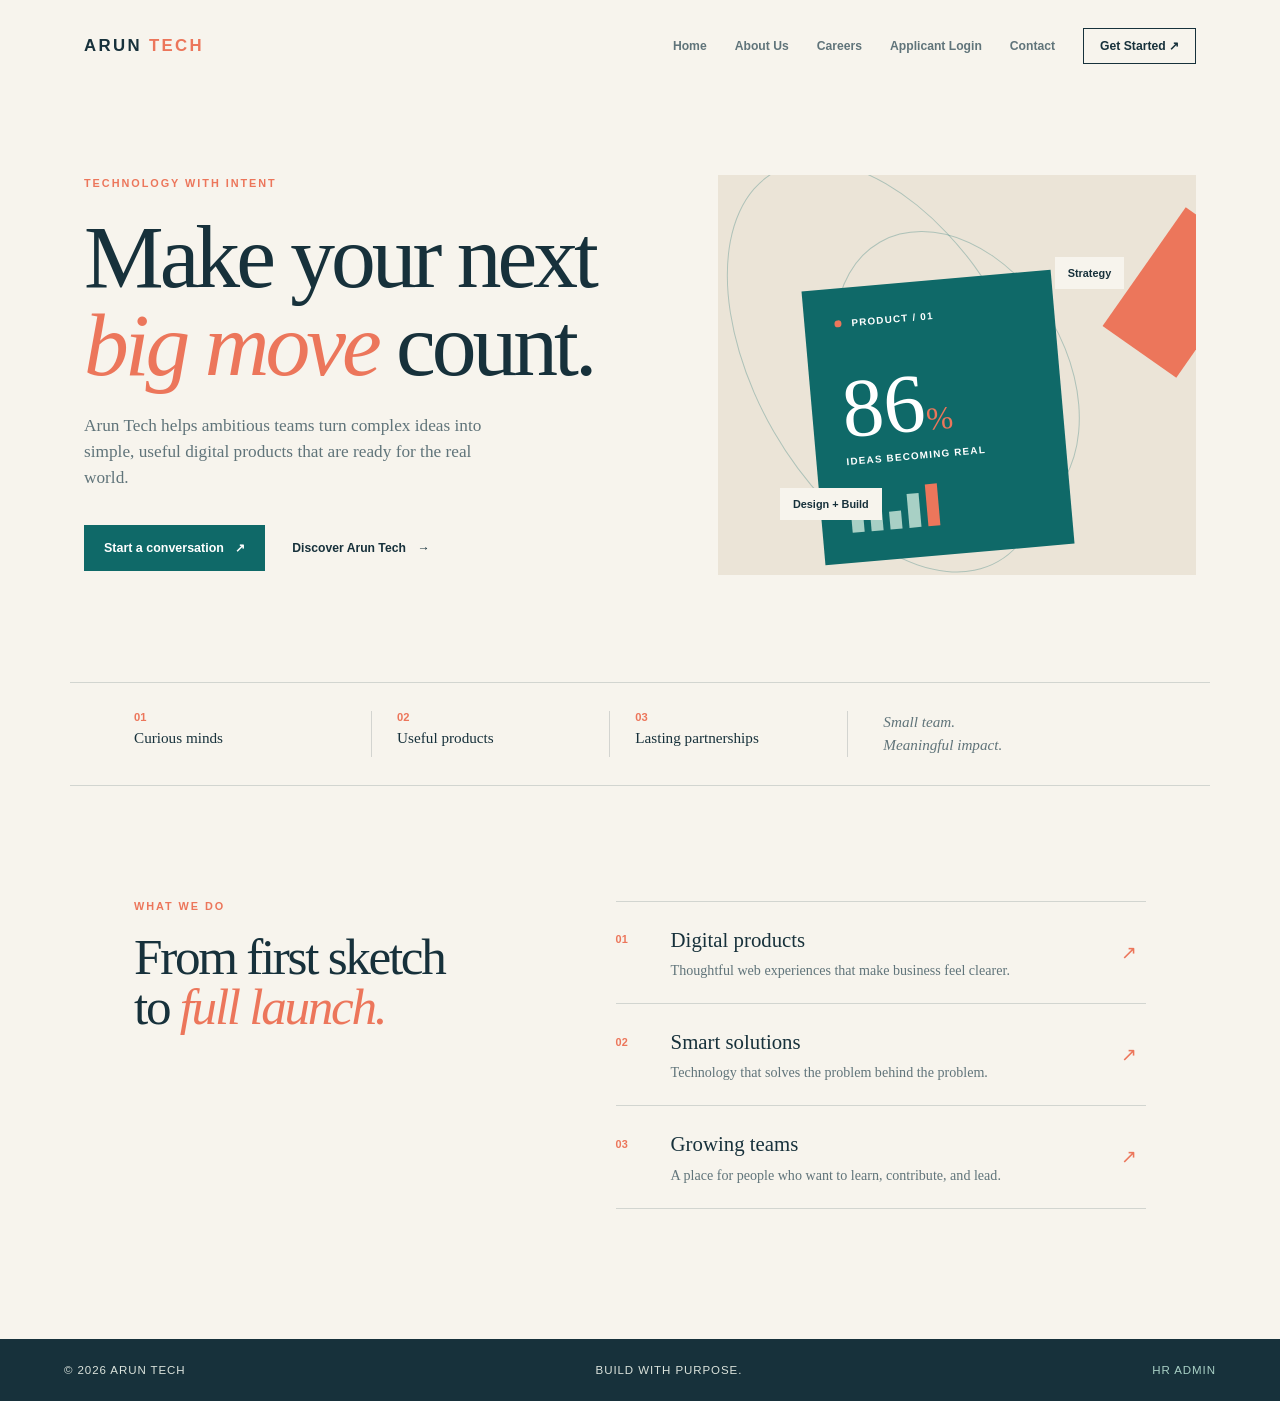
<file: arun/index.html>
<!DOCTYPE html>
<html lang="en">
<head>
    <meta charset="UTF-8">
    <meta name="viewport" content="width=device-width, initial-scale=1.0">
    <meta name="description" content="Arun Tech builds practical digital products for ambitious businesses.">
    <title>Arun Tech | Build What Matters</title>
    <link rel="stylesheet" href="css/style.css">
</head>
<body>

<header class="site-header">
    <a class="logo" href="index.html" aria-label="Arun Tech home">ARUN <span>TECH</span></a>
    <nav>
        <a href="index.html">Home</a>
        <a href="css/about.html">About Us</a>
        <a href="css/careers.html">Careers</a>
        <a href="css/applicant-login.html">Applicant Login</a>
        <a href="css/contact.html">Contact</a>
        <a href="css/register.html" class="nav-cta">Get Started <span aria-hidden="true">↗</span></a>
    </nav>
</header>

<main>
    <section class="hero">
        <div class="hero-copy">
            <p class="eyebrow">Technology with intent</p>
            <h1>Make your next<br><em>big move</em> count.</h1>
            <p class="hero-text">Arun Tech helps ambitious teams turn complex ideas into simple, useful digital products that are ready for the real world.</p>
            <div class="hero-actions">
                <a href="css/register.html" class="btn">Start a conversation <span aria-hidden="true">↗</span></a>
                <a href="css/about.html" class="text-link">Discover Arun Tech <span aria-hidden="true">→</span></a>
            </div>
        </div>
        <div class="hero-visual" aria-label="Abstract Arun Tech product dashboard illustration">
            <div class="orbit orbit-one"></div><div class="orbit orbit-two"></div>
            <div class="visual-card"><div class="visual-topline"><span class="status-dot"></span> PRODUCT / 01</div><div class="visual-number">86<span>%</span></div><div class="visual-label">Ideas becoming real</div><div class="visual-bars"><i></i><i></i><i></i><i></i><i></i></div></div>
            <span class="visual-tag tag-top">Strategy</span><span class="visual-tag tag-bottom">Design + Build</span>
        </div>
    </section>

    <section class="stats" aria-label="Arun Tech highlights">
        <div><strong>01</strong><span>Curious minds</span></div><div><strong>02</strong><span>Useful products</span></div><div><strong>03</strong><span>Lasting partnerships</span></div><p>Small team.<br>Meaningful impact.</p>
    </section>

    <section class="services">
        <div class="section-heading"><p class="eyebrow">What we do</p><h2>From first sketch<br>to <em>full launch.</em></h2></div>
        <div class="service-list">
            <article><span>01</span><h3>Digital products</h3><p>Thoughtful web experiences that make business feel clearer.</p><b aria-hidden="true">↗</b></article>
            <article><span>02</span><h3>Smart solutions</h3><p>Technology that solves the problem behind the problem.</p><b aria-hidden="true">↗</b></article>
            <article><span>03</span><h3>Growing teams</h3><p>A place for people who want to learn, contribute, and lead.</p><b aria-hidden="true">↗</b></article>
        </div>
    </section>
</main>

<footer>
    <p>© 2026 Arun Tech</p><p>Build with purpose.</p><a href="css/hr-login.html">HR admin</a>
</footer>

</body>
</html>
</file>
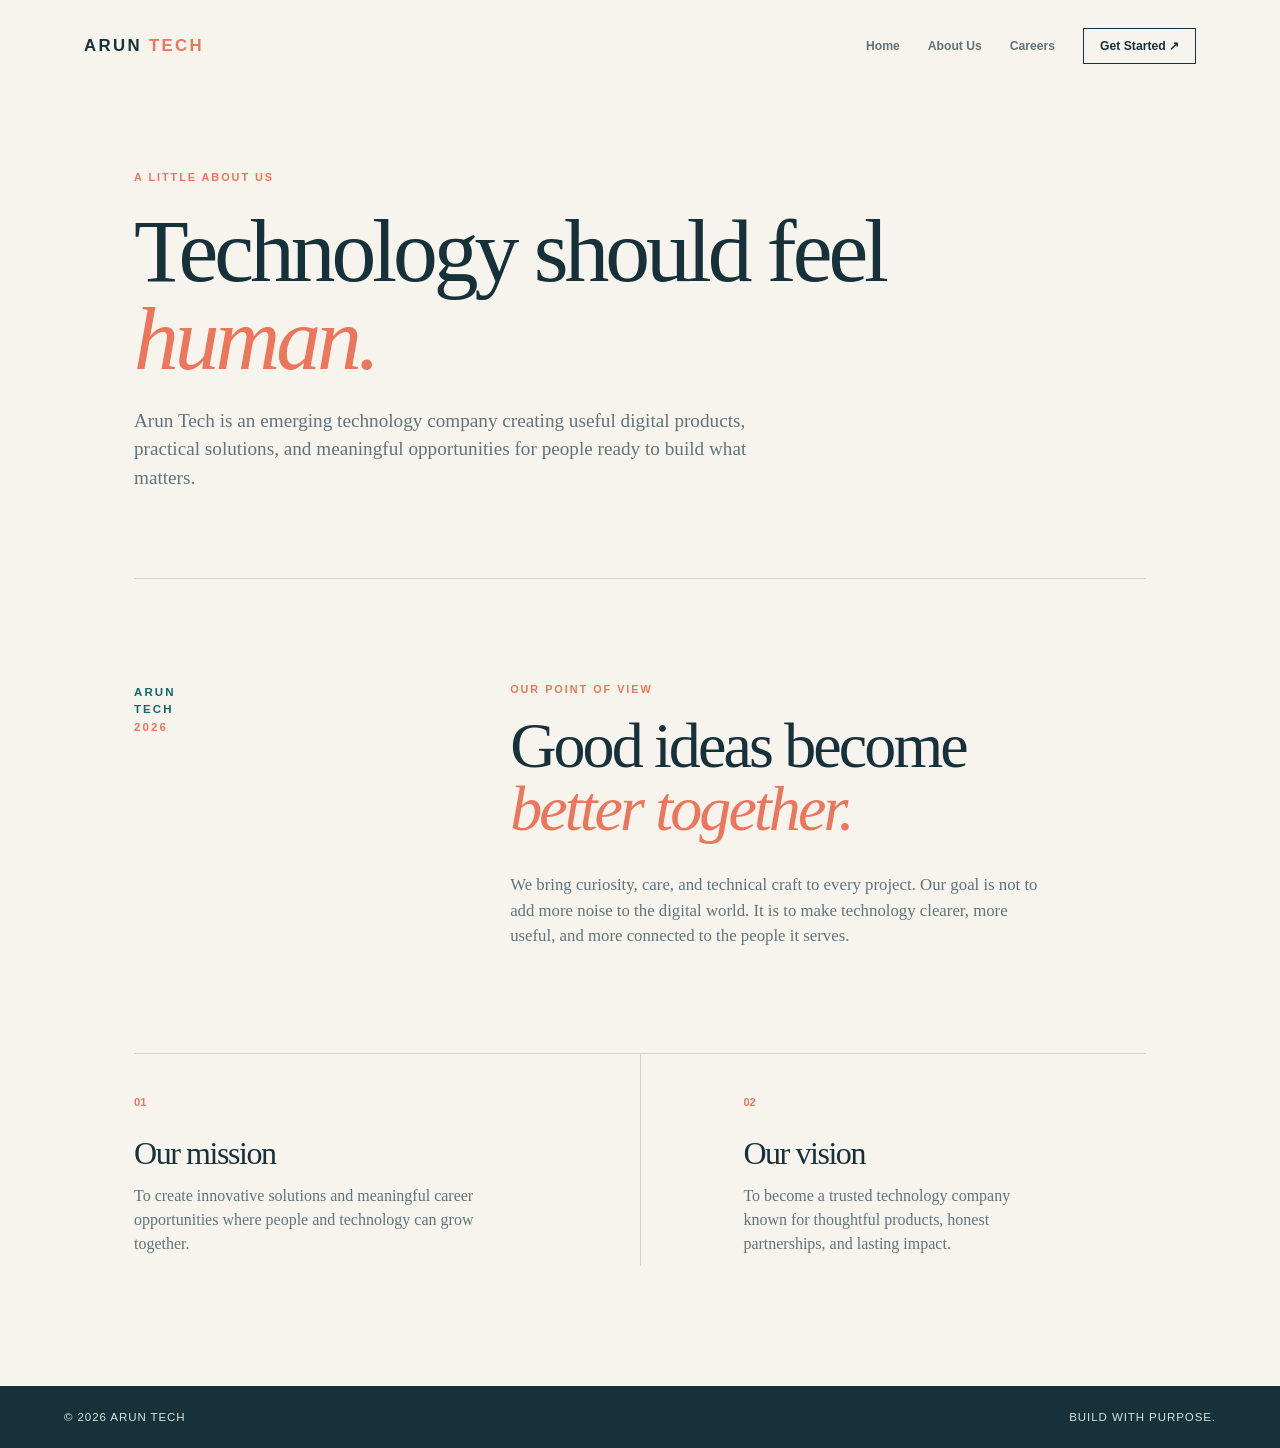
<file: arun/css/about.html>
<!DOCTYPE html>
<html lang="en">
<head>
    <meta charset="UTF-8">
    <meta name="viewport" content="width=device-width, initial-scale=1.0">
    <meta name="description" content="Learn about Arun Tech, our mission, and our vision for useful technology.">
    <title>About Arun Tech | Our Story</title>
    <link rel="stylesheet" href="style.css">
</head>
<body>

<header class="site-header">
    <a class="logo" href="../index.html" aria-label="Arun Tech home">ARUN <span>TECH</span></a>
    <nav aria-label="Main navigation">
        <a href="../index.html">Home</a>
        <a href="about.html">About Us</a>
        <a href="careers.html">Careers</a>
        <a href="register.html" class="nav-cta">Get Started <span aria-hidden="true">↗</span></a>
    </nav>
</header>

<main class="about-page">
    <section class="about-intro">
        <p class="eyebrow">A little about us</p>
        <h1>Technology should feel<br><em>human.</em></h1>
        <p class="about-lead">Arun Tech is an emerging technology company creating useful digital products, practical solutions, and meaningful opportunities for people ready to build what matters.</p>
    </section>

    <section class="about-grid">
        <div class="about-marker">ARUN<br>TECH<br><span>2026</span></div>
        <div class="about-copy">
            <p class="eyebrow">Our point of view</p>
            <h2>Good ideas become<br><em>better together.</em></h2>
            <p>We bring curiosity, care, and technical craft to every project. Our goal is not to add more noise to the digital world. It is to make technology clearer, more useful, and more connected to the people it serves.</p>
        </div>
    </section>

    <section class="principles">
        <article><span>01</span><h2>Our mission</h2><p>To create innovative solutions and meaningful career opportunities where people and technology can grow together.</p></article>
        <article><span>02</span><h2>Our vision</h2><p>To become a trusted technology company known for thoughtful products, honest partnerships, and lasting impact.</p></article>
    </section>
</main>

<footer>
    <p>© 2026 Arun Tech</p>
    <p>Build with purpose.</p>
</footer>
</body>
</html>
</file>
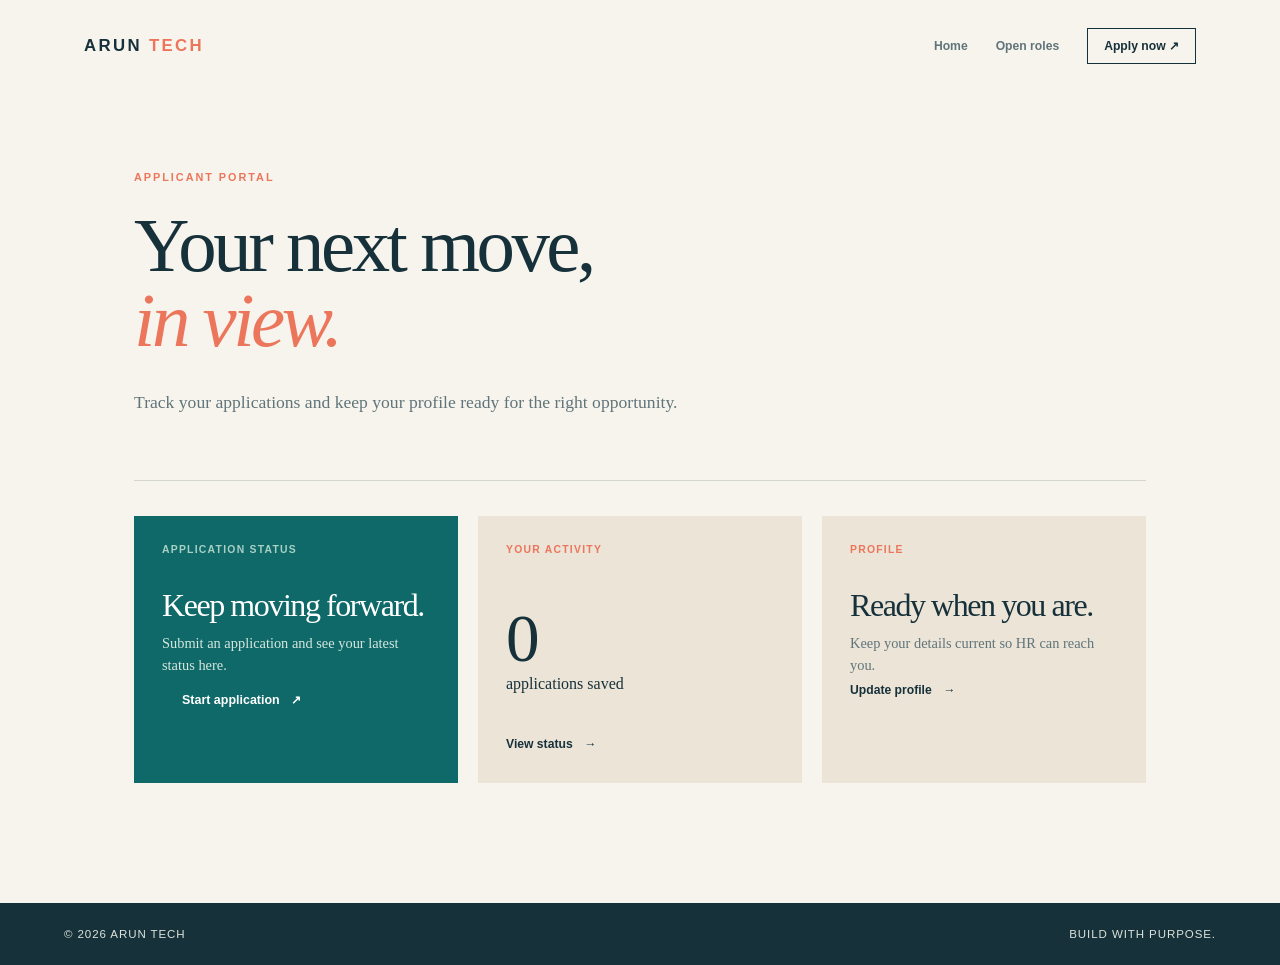
<file: arun/css/applicant-dashboard.html>
<!DOCTYPE html>
<html lang="en">
<head>
    <meta charset="UTF-8">
    <meta name="viewport" content="width=device-width, initial-scale=1.0">
    <meta name="description" content="Applicant dashboard for Arun Tech careers.">
    <title>Applicant Dashboard | Arun Tech</title>
    <link rel="stylesheet" href="style.css">
</head>
<body>
    <header class="site-header">
        <a class="logo" href="../index.html" aria-label="Arun Tech home">ARUN <span>TECH</span></a>
        <nav aria-label="Applicant navigation">
            <a href="../index.html">Home</a>
            <a href="careers.html">Open roles</a>
            <a class="nav-cta" href="job-application.html">Apply now <span aria-hidden="true">↗</span></a>
        </nav>
    </header>

    <main class="dashboard-page" aria-labelledby="dashboard-title">
        <section class="dashboard-heading">
            <p class="eyebrow">Applicant portal</p>
            <h1 id="dashboard-title">Your next move,<br><em>in view.</em></h1>
            <p>Track your applications and keep your profile ready for the right opportunity.</p>
        </section>

        <section class="dashboard-grid" aria-label="Applicant dashboard overview">
            <article class="dashboard-card dashboard-primary">
                <span class="card-kicker">Application status</span>
                <h2>Keep moving forward.</h2>
                <p>Submit an application and see your latest status here.</p>
                <a class="btn" href="job-application.html">Start application <span aria-hidden="true">↗</span></a>
            </article>
            <article class="dashboard-card">
                <span class="card-kicker">Your activity</span>
                <div class="metric"><strong data-count="applications">0</strong><span>applications saved</span></div>
                <a class="text-link" href="application-status.html">View status <span aria-hidden="true">→</span></a>
            </article>
            <article class="dashboard-card">
                <span class="card-kicker">Profile</span>
                <h2>Ready when you are.</h2>
                <p>Keep your details current so HR can reach you.</p>
                <a class="text-link" href="register.html">Update profile <span aria-hidden="true">→</span></a>
            </article>
        </section>
    </main>

    <footer><p>© 2026 Arun Tech</p><p>Build with purpose.</p></footer>
    <script src="app.js"></script>
</body>
</html>
</file>
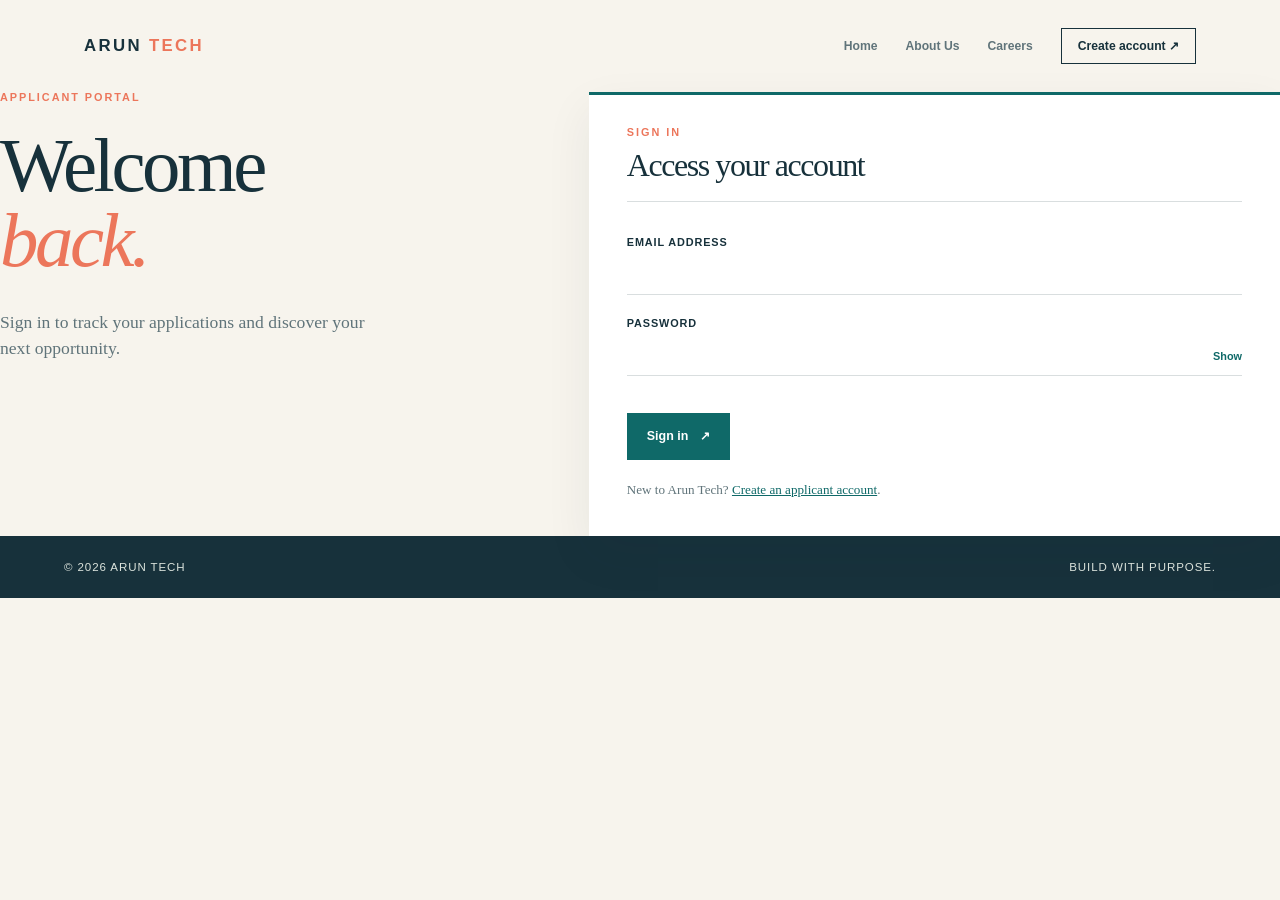
<file: arun/css/applicant-login.html>
<!DOCTYPE html>
<html lang="en">
<head>
    <meta charset="UTF-8">
    <meta name="viewport" content="width=device-width, initial-scale=1.0">
    <meta name="description" content="Sign in to your Arun Tech applicant account.">
    <title>Applicant Login | Arun Tech</title>
    <link rel="stylesheet" href="style.css">
</head>
<body>
    <header class="site-header">
        <a class="logo" href="../index.html" aria-label="Arun Tech home">ARUN <span>TECH</span></a>
        <nav aria-label="Applicant navigation">
            <a href="../index.html">Home</a>
            <a href="about.html">About Us</a>
            <a href="careers.html">Careers</a>
            <a class="nav-cta" href="register.html">Create account <span aria-hidden="true">↗</span></a>
        </nav>
    </header>

    <main class="form-page" aria-labelledby="applicant-login-title">
        <section class="form-intro">
            <p class="eyebrow">Applicant portal</p>
            <h1 id="applicant-login-title">Welcome<br><em>back.</em></h1>
            <p>Sign in to track your applications and discover your next opportunity.</p>
        </section>

        <section class="form-panel" aria-labelledby="applicant-login-form-title">
            <p class="eyebrow">Sign in</p>
            <h2 id="applicant-login-form-title">Access your account</h2>
            <form class="account-form" data-form="applicantLogin">
                <div class="form-field">
                    <label for="email">Email address</label>
                    <input id="email" name="email" type="email" autocomplete="email" required>
                </div>
                <div class="form-field">
                    <label for="password">Password</label>
                    <div class="password-control">
                        <input id="password" name="password" type="password" autocomplete="current-password" required>
                        <button class="password-toggle" type="button" data-toggle-password="password" aria-label="Show password">Show</button>
                    </div>
                </div>
                <button class="btn" type="submit">Sign in <span aria-hidden="true">↗</span></button>
                <p class="form-note">New to Arun Tech? <a href="register.html">Create an applicant account</a>.</p>
            </form>
        </section>
    </main>

    <footer>
        <p>© 2026 Arun Tech</p>
        <p>Build with purpose.</p>
    </footer>

    <script src="app.js"></script>
</body>
</html>
</file>
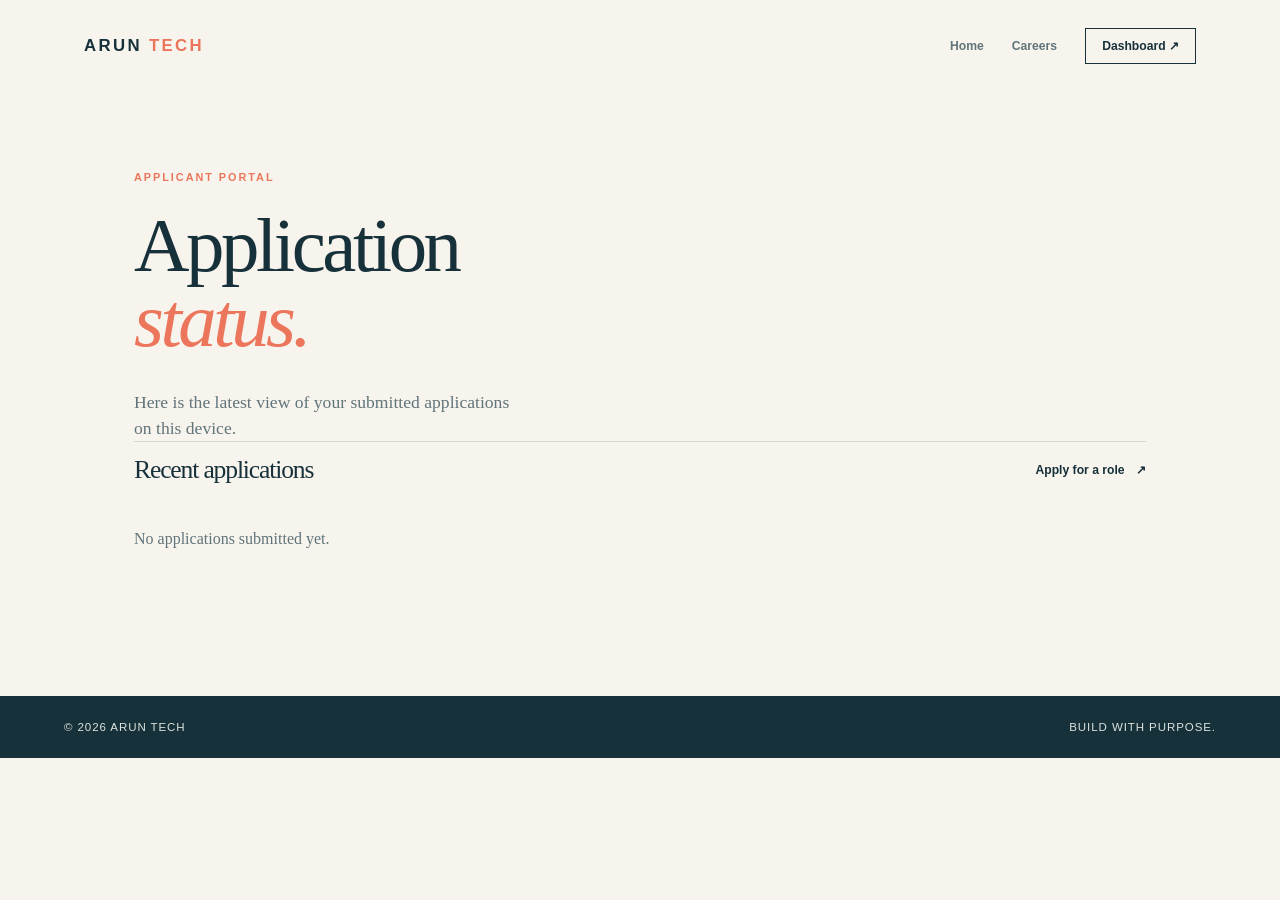
<file: arun/css/application-status.html>
<!DOCTYPE html>
<html lang="en">
<head>
    <meta charset="UTF-8">
    <meta name="viewport" content="width=device-width, initial-scale=1.0">
    <meta name="description" content="Track your Arun Tech job applications.">
    <title>Application Status | Arun Tech</title>
    <link rel="stylesheet" href="style.css">
</head>
<body>
    <header class="site-header">
        <a class="logo" href="../index.html" aria-label="Arun Tech home">ARUN <span>TECH</span></a>
        <nav aria-label="Applicant navigation">
            <a href="../index.html">Home</a>
            <a href="careers.html">Careers</a>
            <a class="nav-cta" href="applicant-dashboard.html">Dashboard <span aria-hidden="true">↗</span></a>
        </nav>
    </header>

    <main class="status-page" aria-labelledby="status-title">
        <section class="status-heading">
            <p class="eyebrow">Applicant portal</p>
            <h1 id="status-title">Application<br><em>status.</em></h1>
            <p>Here is the latest view of your submitted applications on this device.</p>
        </section>

        <section class="status-panel" aria-labelledby="recent-applications-title">
            <div class="panel-heading">
                <h2 id="recent-applications-title">Recent applications</h2>
                <a class="text-link" href="job-application.html">Apply for a role <span aria-hidden="true">↗</span></a>
            </div>
            <div data-application-list></div>
        </section>
    </main>

    <footer><p>© 2026 Arun Tech</p><p>Build with purpose.</p></footer>
    <script src="app.js"></script>
</body>
</html>
</file>
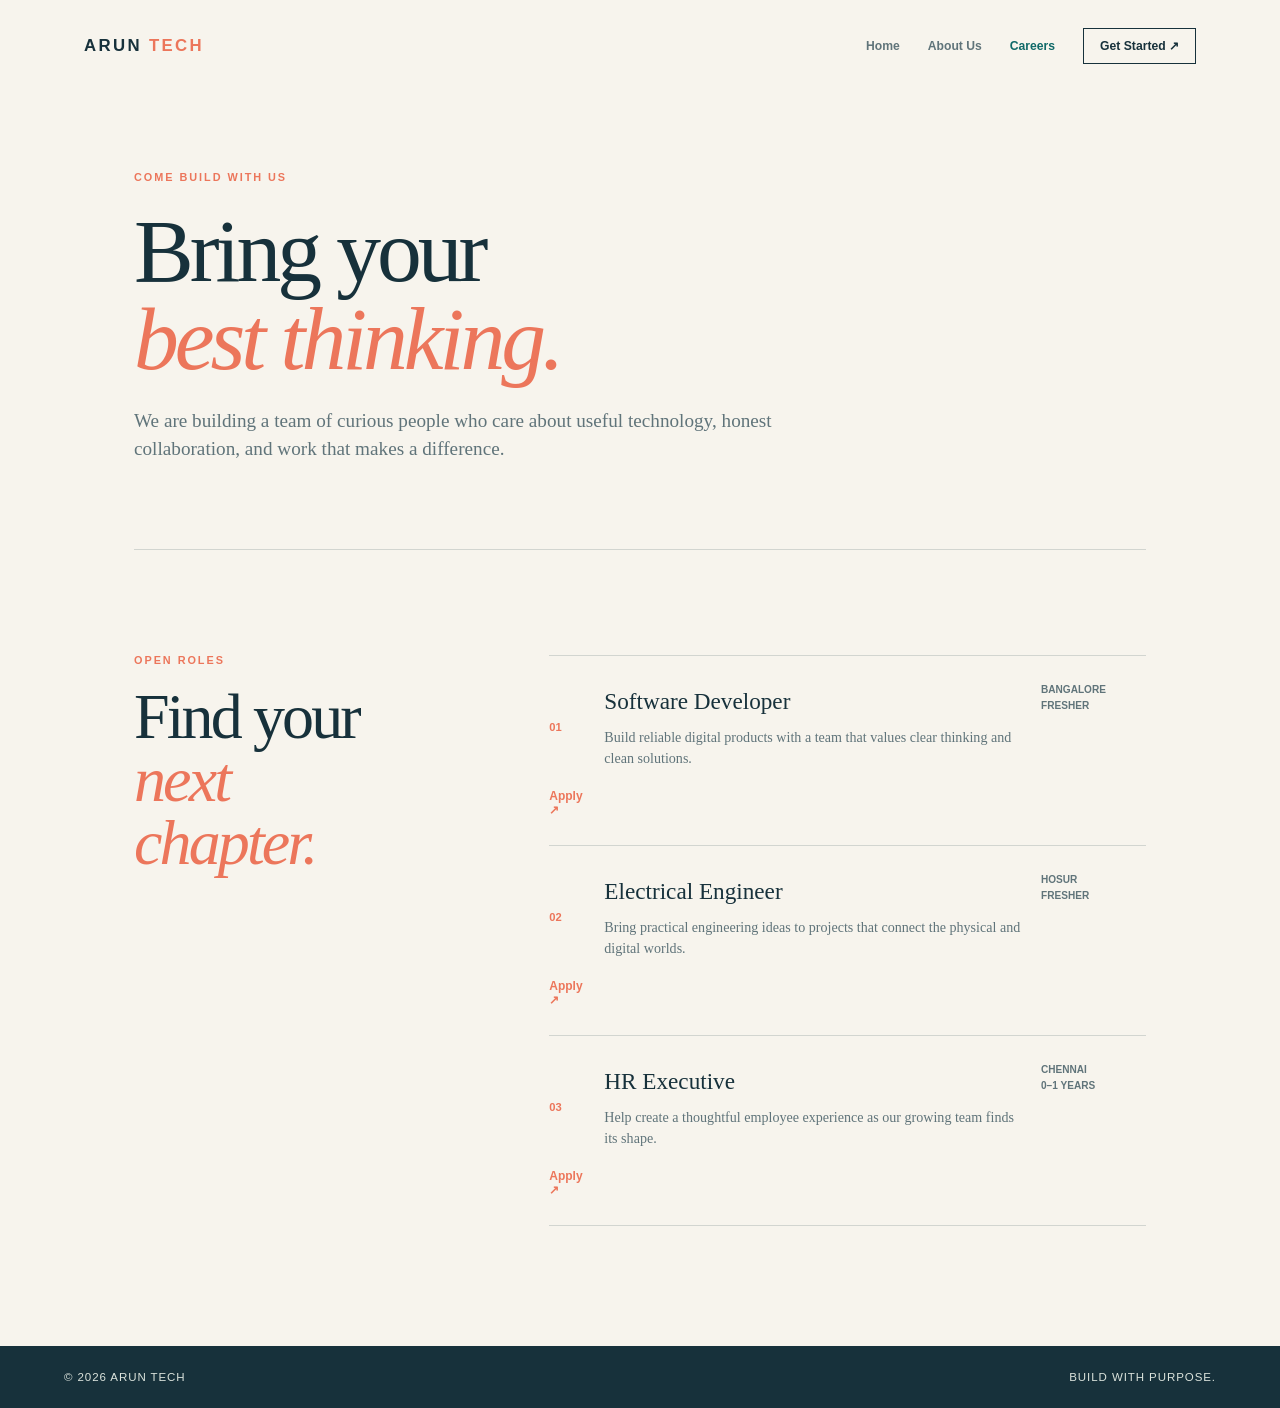
<file: arun/css/careers.html>
<!DOCTYPE html>
<html lang="en">
<head>
    <meta charset="UTF-8">
    <meta name="viewport" content="width=device-width, initial-scale=1.0">
    <meta name="description" content="Explore career opportunities and join the Arun Tech team.">
    <title>Careers | Arun Tech</title>
    <link rel="stylesheet" href="style.css">
</head>
<body>

<header class="site-header">
    <a class="logo" href="../index.html" aria-label="Arun Tech home">ARUN <span>TECH</span></a>
    <nav aria-label="Main navigation">
        <a href="../index.html">Home</a>
        <a href="about.html">About Us</a>
        <a class="active" href="careers.html">Careers</a>
        <a href="register.html" class="nav-cta">Get Started <span aria-hidden="true">↗</span></a>
    </nav>
</header>

<main class="careers-page">
    <section class="careers-intro">
        <p class="eyebrow">Come build with us</p>
        <h1>Bring your<br><em>best thinking.</em></h1>
        <p>We are building a team of curious people who care about useful technology, honest collaboration, and work that makes a difference.</p>
    </section>

    <section class="openings" aria-labelledby="openings-title">
        <div class="openings-heading">
            <p class="eyebrow">Open roles</p>
            <h2 id="openings-title">Find your<br><em>next chapter.</em></h2>
        </div>
        <div class="job-list">
            <article class="job-card">
                <div class="job-number">01</div>
                <div><h3>Software Developer</h3><p>Build reliable digital products with a team that values clear thinking and clean solutions.</p></div>
                <div class="job-meta"><span>Bangalore</span><span>Fresher</span></div>
                <a href="register.html" class="job-link" aria-label="Apply for Software Developer role">Apply <span aria-hidden="true">↗</span></a>
            </article>
            <article class="job-card">
                <div class="job-number">02</div>
                <div><h3>Electrical Engineer</h3><p>Bring practical engineering ideas to projects that connect the physical and digital worlds.</p></div>
                <div class="job-meta"><span>Hosur</span><span>Fresher</span></div>
                <a href="register.html" class="job-link" aria-label="Apply for Electrical Engineer role">Apply <span aria-hidden="true">↗</span></a>
            </article>
            <article class="job-card">
                <div class="job-number">03</div>
                <div><h3>HR Executive</h3><p>Help create a thoughtful employee experience as our growing team finds its shape.</p></div>
                <div class="job-meta"><span>Chennai</span><span>0–1 years</span></div>
                <a href="register.html" class="job-link" aria-label="Apply for HR Executive role">Apply <span aria-hidden="true">↗</span></a>
            </article>
        </div>
    </section>
</main>

<footer>
    <p>© 2026 Arun Tech</p>
    <p>Build with purpose.</p>
</footer>

</body>
</html>
</file>
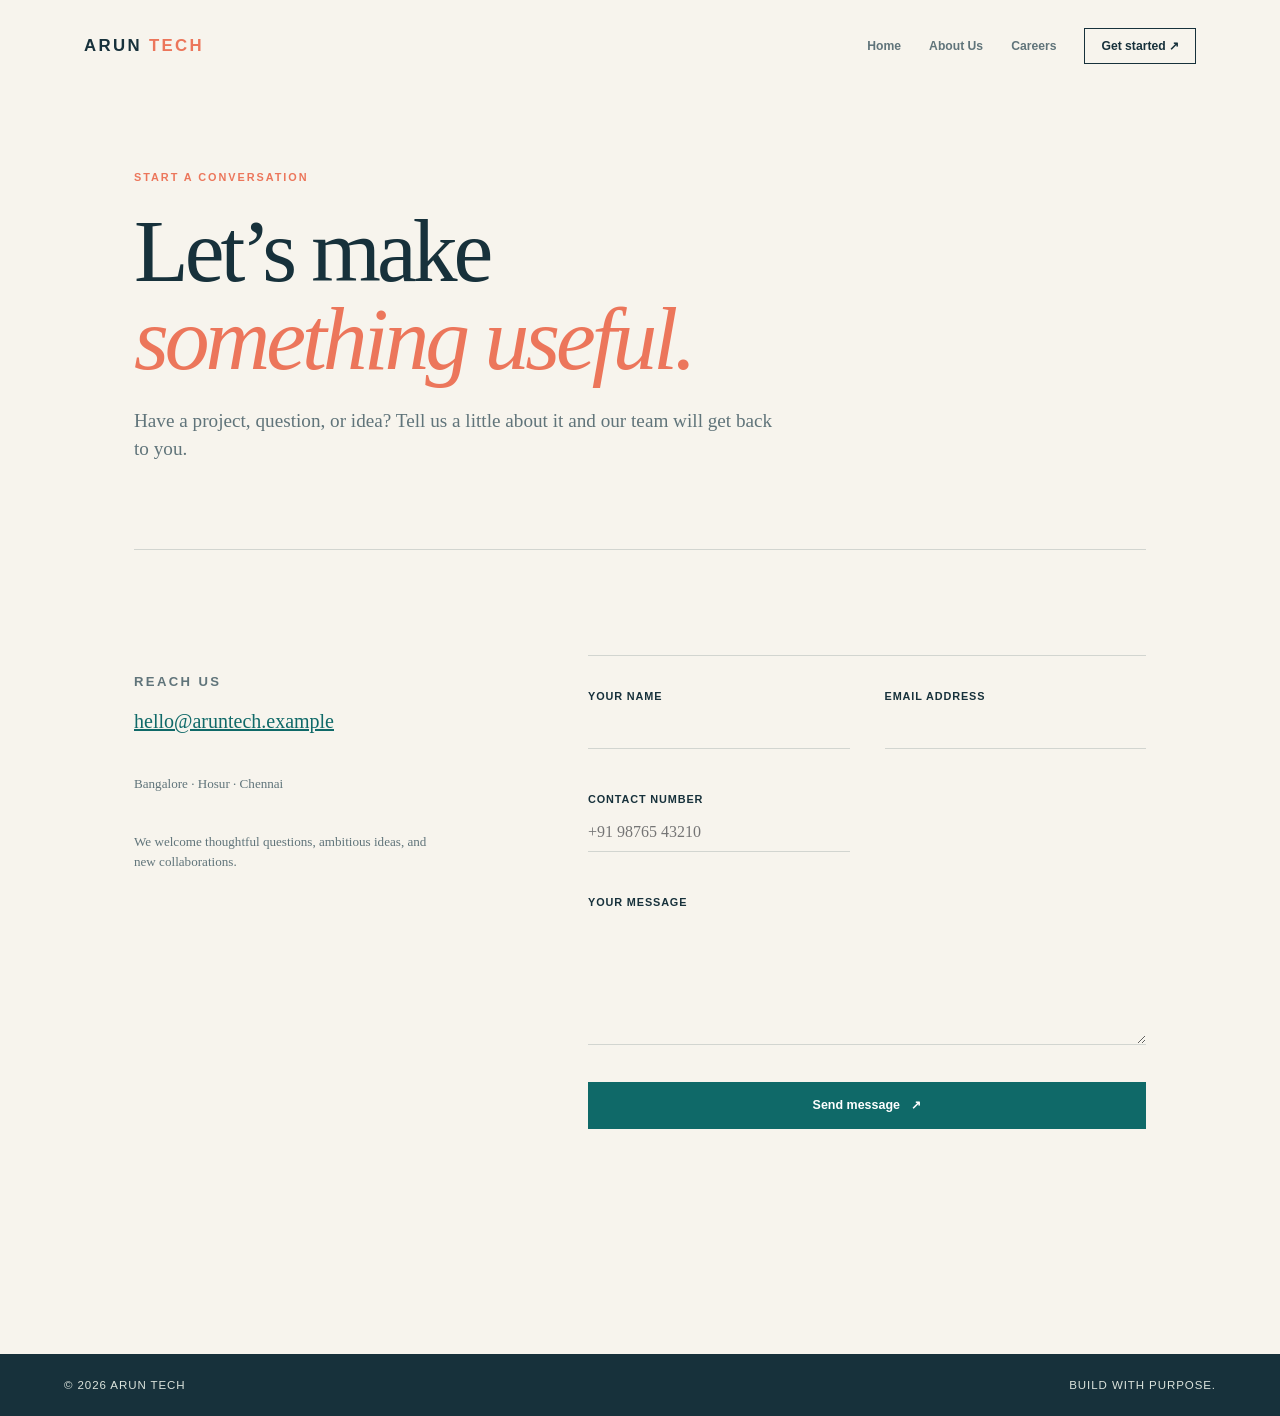
<file: arun/css/contact.html>
<!DOCTYPE html>
<html lang="en">
<head>
	<meta charset="UTF-8">
	<meta name="viewport" content="width=device-width, initial-scale=1.0">
	<meta name="description" content="Contact Arun Tech.">
	<title>Contact Us | Arun Tech</title>
	<link rel="stylesheet" href="style.css">
</head>
<body>
	<header class="site-header">
		<a class="logo" href="../index.html" aria-label="Arun Tech home">ARUN <span>TECH</span></a>
		<nav aria-label="Main navigation">
			<a href="../index.html">Home</a>
			<a href="about.html">About Us</a>
			<a href="careers.html">Careers</a>
			<a class="nav-cta" href="register.html">Get started <span aria-hidden="true">↗</span></a>
		</nav>
	</header>

	<main class="contact-page" aria-labelledby="contact-title">
		<section class="contact-intro">
			<p class="eyebrow">Start a conversation</p>
			<h1 id="contact-title">Let’s make<br><em>something useful.</em></h1>
			<p>Have a project, question, or idea? Tell us a little about it and our team will get back to you.</p>
		</section>

		<section class="contact-grid">
			<div class="contact-details">
				<p class="eyebrow">Reach us</p>
				<a href="mailto:hello@aruntech.example">hello@aruntech.example</a>
				<p>Bangalore · Hosur · Chennai</p>
				<p class="contact-note">We welcome thoughtful questions, ambitious ideas, and new collaborations.</p>
			</div>

			<form class="contact-form" data-form="contact">
				<div class="form-field">
					<label for="name">Your name</label>
					<input id="name" name="name" type="text" autocomplete="name" required>
				</div>
				<div class="form-field">
					<label for="email">Email address</label>
					<input id="email" name="email" type="email" autocomplete="email" required>
				</div>
				<div class="form-field">
					<label for="contact-phone">Contact number</label>
					<input id="contact-phone" name="phone" type="tel" autocomplete="tel" inputmode="tel" pattern="[0-9+() .-]{7,}" placeholder="+91 98765 43210" required>
				</div>
				<div class="form-field full-field">
					<label for="message">Your message</label>
					<textarea id="message" name="message" rows="6" required></textarea>
				</div>
				<button class="btn" type="submit">Send message <span aria-hidden="true">↗</span></button>
			</form>
		</section>
	</main>

	<footer><p>© 2026 Arun Tech</p><p>Build with purpose.</p></footer>
	<script src="app.js"></script>
</body>
</html>
</file>
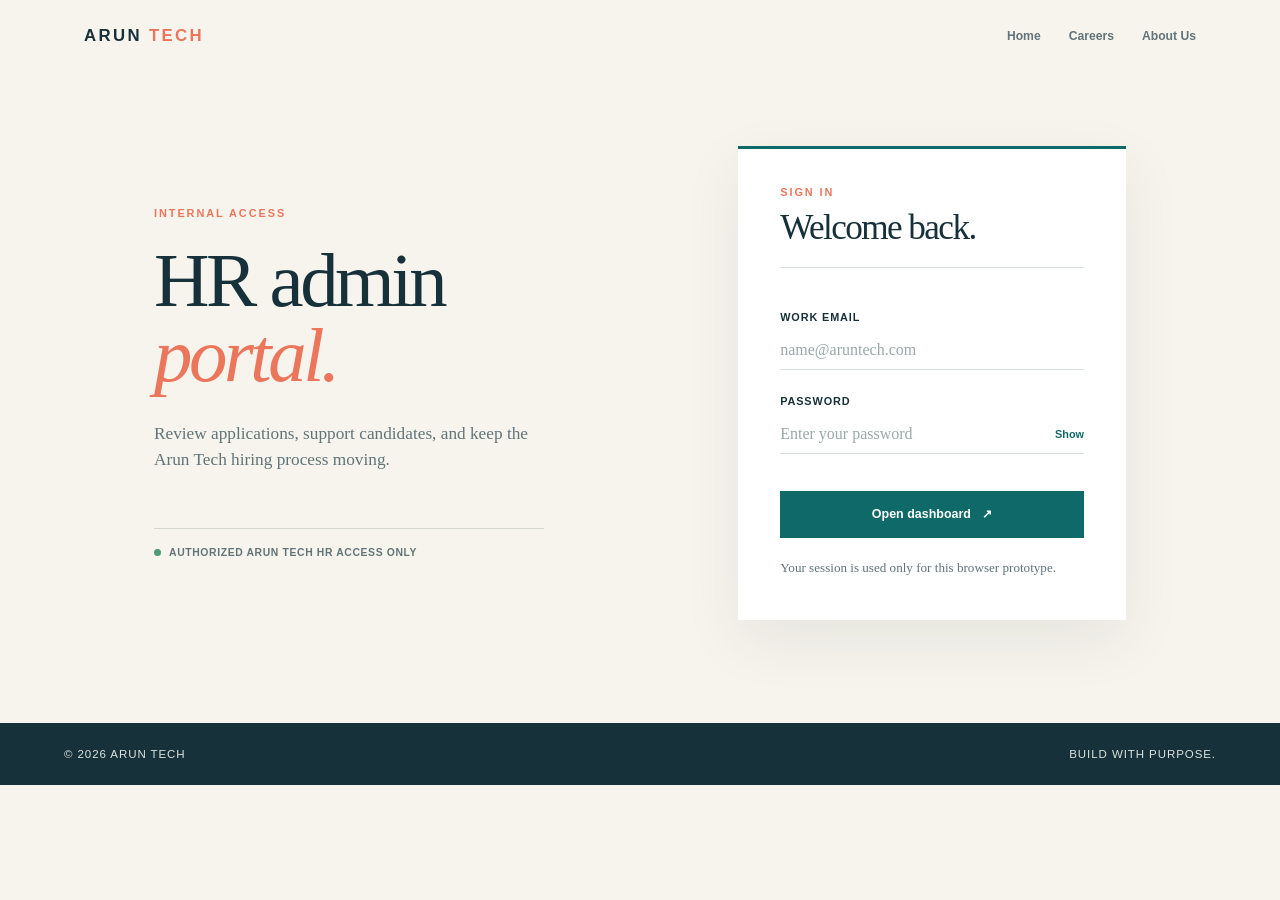
<file: arun/css/hr-dashboard.html>
<!DOCTYPE html>
<html lang="en">
<head>
    <meta charset="UTF-8">
    <meta name="viewport" content="width=device-width, initial-scale=1.0">
    <meta name="description" content="Arun Tech HR administration dashboard.">
    <title>HR Dashboard | Arun Tech</title>
    <link rel="stylesheet" href="style.css">
</head>
<body class="admin-body">
    <header class="site-header admin-header">
        <a class="logo" href="../index.html" aria-label="Arun Tech home">ARUN <span>TECH</span></a>
        <div class="admin-header-title"><span>Workspace</span><strong>Human resources</strong></div>
        <nav aria-label="HR navigation">
            <a href="careers.html">Open roles</a>
            <a href="contact.html">Public site</a>
            <button class="nav-button" type="button" data-admin-logout>Log out</button>
        </nav>
    </header>

    <main class="admin-dashboard" data-admin-dashboard aria-labelledby="admin-dashboard-title">
        <section class="admin-welcome">
            <div>
                <p class="eyebrow">Tuesday · Arun Tech HR</p>
                <h1 id="admin-dashboard-title">Good work starts<br><em>with good people.</em></h1>
                <p>Review candidates, respond to enquiries, and keep every next step visible.</p>
            </div>
            <div class="admin-status"><span class="status-dot" aria-hidden="true"></span><span>Workspace live</span></div>
        </section>

        <section class="admin-summary" data-admin-summary aria-label="HR summary">
            <article><span>Total applications</span><strong data-count="applications">0</strong><small>All submitted roles</small></article>
            <article><span>Unique candidates</span><strong data-count="candidates">0</strong><small>Across all applications</small></article>
            <article><span>New messages</span><strong data-count="messages">0</strong><small>From the contact form</small></article>
        </section>

        <section class="admin-panels" aria-label="HR review panels">
            <section class="admin-table admin-applications" aria-labelledby="applicant-records-title">
                <div class="panel-heading"><div><p class="eyebrow">Review queue</p><h2 id="applicant-records-title">Applicant records</h2></div><span class="card-kicker">Approve or reject</span></div>
                <div data-application-list data-admin-application-list></div>
            </section>
            <section class="admin-table admin-messages" aria-labelledby="contact-messages-title">
                <div class="panel-heading"><div><p class="eyebrow">Inbox</p><h2 id="contact-messages-title">Contact messages</h2></div><span class="card-kicker">Latest enquiries</span></div>
                <div data-message-list></div>
            </section>
        </section>
    </main>

    <footer><p>© 2026 Arun Tech</p><p>Internal HR workspace</p></footer>
    <script src="app.js"></script>
</body>
</html>
</file>
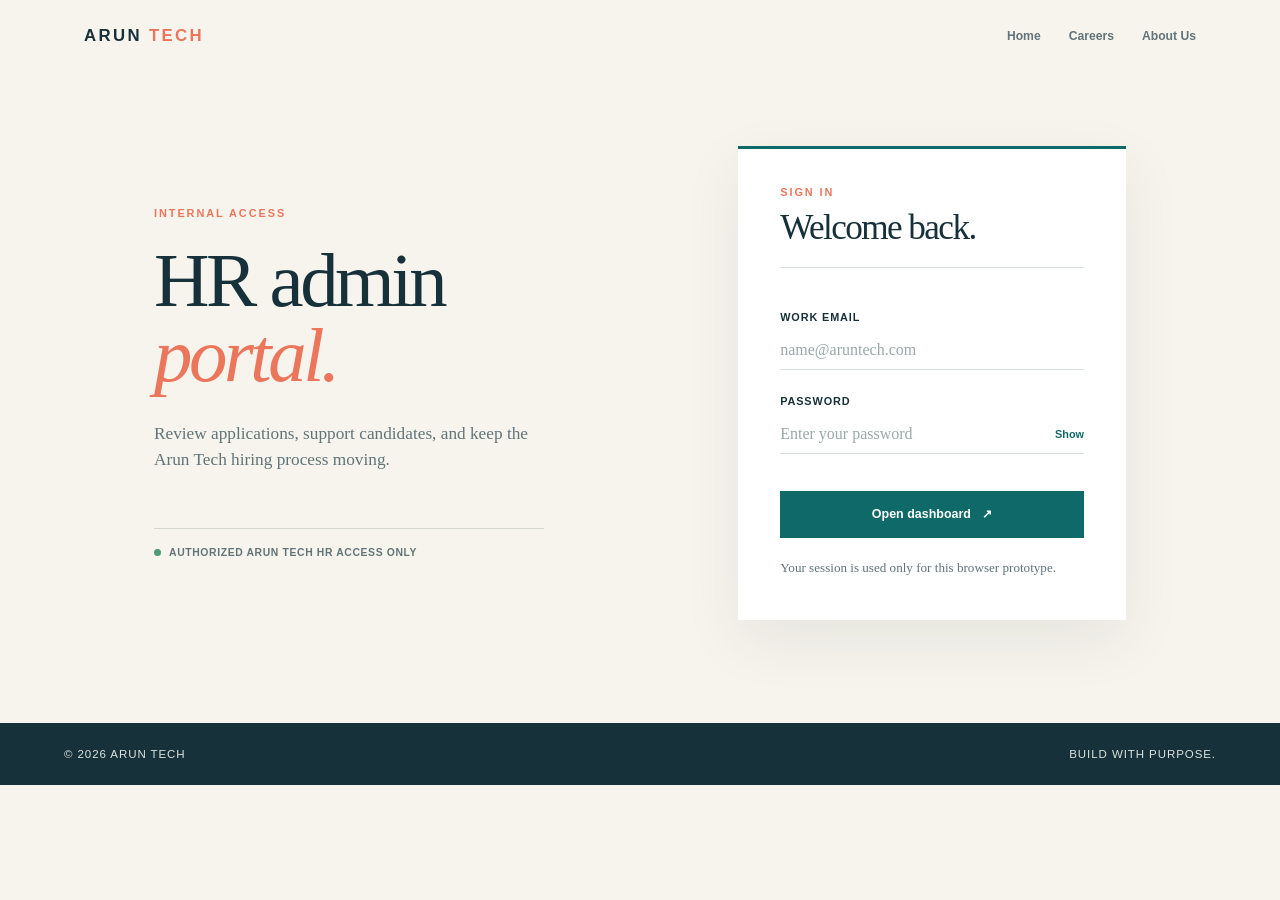
<file: arun/css/hr-login.html>
<!DOCTYPE html>
<html lang="en">
<head>
	<meta charset="UTF-8">
	<meta name="viewport" content="width=device-width, initial-scale=1.0">
	<meta name="description" content="Secure HR administration login for Arun Tech.">
	<title>HR Admin Login | Arun Tech</title>
	<link rel="stylesheet" href="style.css">
</head>
<body class="admin-login-page">
    <header class="site-header">
        <a class="logo" href="../index.html" aria-label="Arun Tech home">ARUN <span>TECH</span></a>
        <nav aria-label="Main navigation">
            <a href="../index.html">Home</a>
            <a href="careers.html">Careers</a>
            <a href="about.html">About Us</a>
        </nav>
    </header>

	<main class="admin-login-layout">
		<section class="admin-login-intro" aria-labelledby="admin-login-title">
			<p class="eyebrow">Internal access</p>
			<h1 id="admin-login-title">HR admin<br><em>portal.</em></h1>
			<p>Review applications, support candidates, and keep the Arun Tech hiring process moving.</p>
			<div class="admin-login-note" id="admin-login-note">
				<span class="status-dot" aria-hidden="true"></span>
				<span>Authorized Arun Tech HR access only</span>
			</div>
		</section>

		<section class="admin-login-panel" aria-labelledby="login-form-title">
			<div class="admin-login-panel-heading">
				<p class="eyebrow">Sign in</p>
				<h2 id="login-form-title">Welcome back.</h2>
			</div>

			<form id="admin-login-form" class="account-form admin-login-form" data-form="adminLogin" aria-describedby="admin-login-note">
				<div class="form-field">
					<label for="admin-email">Work email</label>
					<input id="admin-email" name="email" type="email" autocomplete="username" placeholder="name@aruntech.com" required>
				</div>
				<div class="form-field">
					<label for="admin-password">Password</label>
					<div class="password-control">
						<input id="admin-password" name="password" type="password" autocomplete="current-password" placeholder="Enter your password" required>
						<button class="password-toggle" type="button" data-toggle-password="admin-password" aria-label="Show password">Show</button>
					</div>
				</div>
				<button class="btn admin-login-button" type="submit">Open dashboard <span aria-hidden="true">↗</span></button>
				<p class="form-note">Your session is used only for this browser prototype.</p>
			</form>
		</section>
	</main>

	<footer>
		<p>© 2026 Arun Tech</p>
		<p>Build with purpose.</p>
	</footer>

	<script src="app.js"></script>
</body>
</html>
</file>
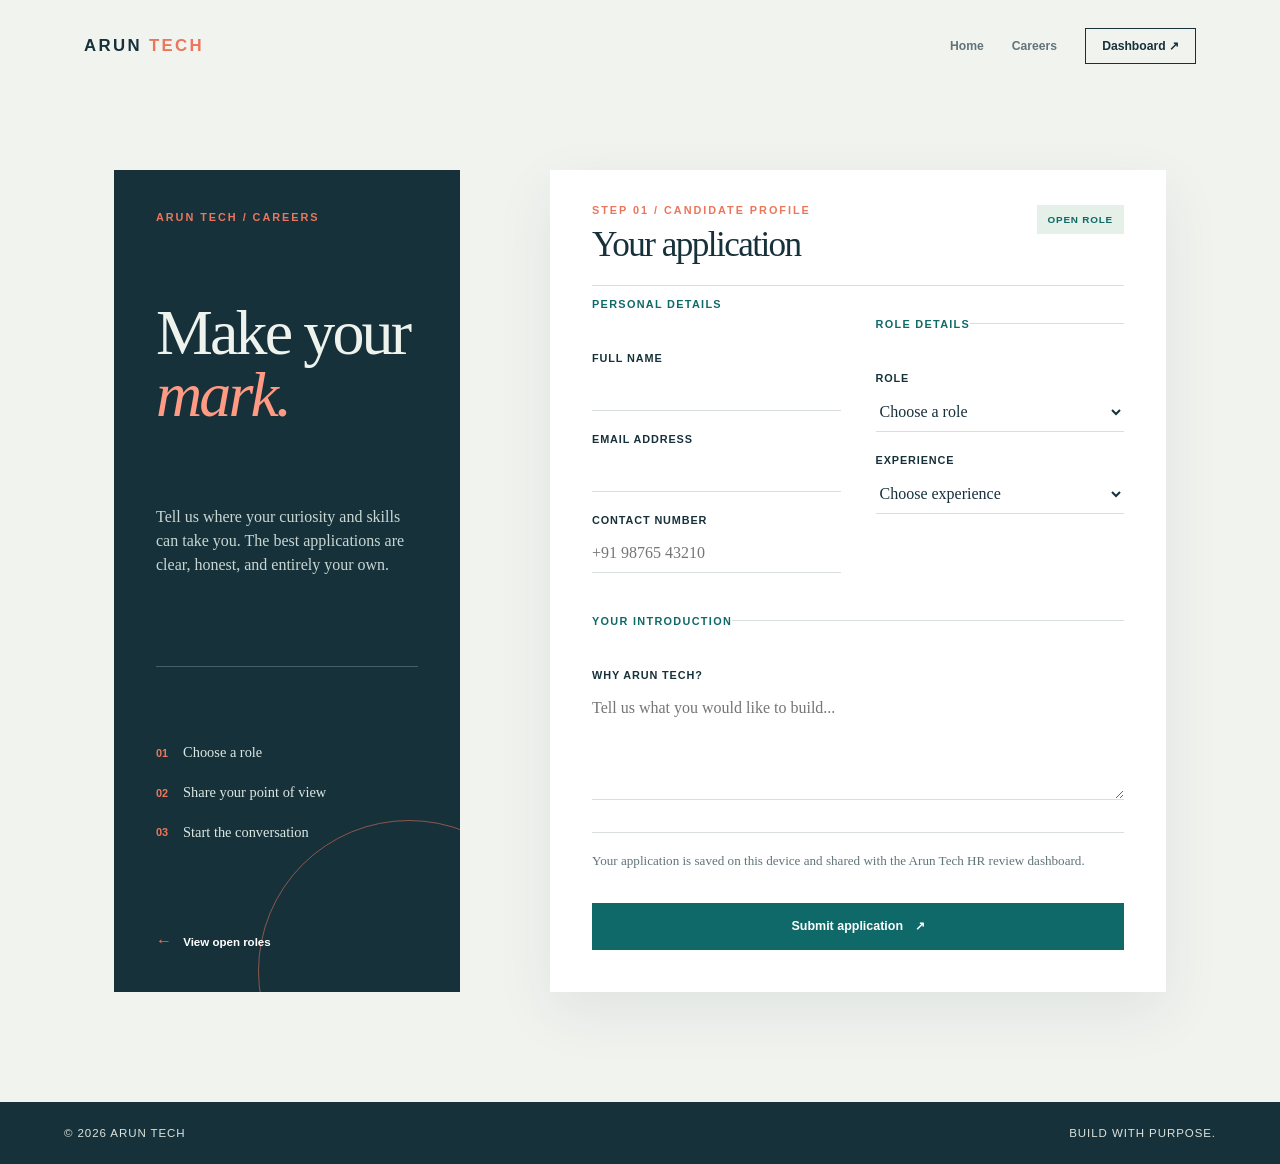
<file: arun/css/job-application.html>
<!DOCTYPE html>
<html lang="en">
<head>
	<meta charset="UTF-8">
	<meta name="viewport" content="width=device-width, initial-scale=1.0">
	<meta name="description" content="Apply for an open role at Arun Tech.">
	<title>Job Application | Arun Tech</title>
	<link rel="stylesheet" href="style.css">
</head>
<body class="job-application-body">
	<header class="site-header">
		<a class="logo" href="../index.html" aria-label="Arun Tech home">ARUN <span>TECH</span></a>
		<nav aria-label="Applicant navigation">
			<a href="../index.html">Home</a>
			<a href="careers.html">Careers</a>
			<a class="nav-cta" href="applicant-dashboard.html">Dashboard <span aria-hidden="true">↗</span></a>
		</nav>
	</header>

	<main class="job-application-page" aria-labelledby="application-title">
		<aside class="application-brief">
			<p class="eyebrow">Arun Tech / Careers</p>
			<h1 id="application-title">Make your<br><em>mark.</em></h1>
			<p>Tell us where your curiosity and skills can take you. The best applications are clear, honest, and entirely your own.</p>
			<div class="brief-rule"></div>
			<dl class="brief-details">
				<div><dt>01</dt><dd>Choose a role</dd></div>
				<div><dt>02</dt><dd>Share your point of view</dd></div>
				<div><dt>03</dt><dd>Start the conversation</dd></div>
			</dl>
			<a class="back-link" href="careers.html"><span aria-hidden="true">←</span> View open roles</a>
		</aside>

		<section class="application-panel" aria-labelledby="application-form-title">
			<div class="application-panel-heading">
				<div><p class="eyebrow">Step 01 / Candidate profile</p><h2 id="application-form-title">Your application</h2></div>
				<span class="application-badge">Open role</span>
			</div>

		<form id="job-application-form" class="application-form" data-form="application" aria-describedby="application-note">
			<fieldset class="form-section">
				<legend>Personal details</legend>
				<div class="form-field">
					<label for="fullName">Full name</label>
					<input id="fullName" name="fullName" type="text" autocomplete="name" required>
				</div>
				<div class="form-field">
					<label for="email">Email address</label>
					<input id="email" name="email" type="email" autocomplete="email" required>
				</div>
				<div class="form-field">
					<label for="phone">Contact number</label>
					<input id="phone" name="phone" type="tel" autocomplete="tel" inputmode="tel" pattern="[0-9+() .-]{7,}" placeholder="+91 98765 43210" required>
				</div>
			</fieldset>

			<fieldset class="form-section">
				<legend>Role details</legend>
				<div class="form-field">
					<label for="role">Role</label>
					<select id="role" name="role" required>
						<option value="">Choose a role</option>
						<option>Software Developer</option>
						<option>Electrical Engineer</option>
						<option>HR Executive</option>
					</select>
				</div>
				<div class="form-field">
					<label for="experience">Experience</label>
					<select id="experience" name="experience" required>
						<option value="">Choose experience</option>
						<option>Fresher</option>
						<option>0-1 years</option>
						<option>1-3 years</option>
						<option>3+ years</option>
					</select>
				</div>
			</fieldset>

			<fieldset class="form-section full-field">
				<legend>Your introduction</legend>
				<div class="form-field">
					<label for="coverNote">Why Arun Tech?</label>
					<textarea id="coverNote" name="coverNote" rows="5" placeholder="Tell us what you would like to build..."></textarea>
				</div>
			</fieldset>

			<div class="application-submit full-field">
				<p id="application-note" class="form-note">Your application is saved on this device and shared with the Arun Tech HR review dashboard.</p>
				<button class="btn" type="submit">Submit application <span aria-hidden="true">↗</span></button>
			</div>
		</form>
		</section>
	</main>

	<footer>
		<p>© 2026 Arun Tech</p>
		<p>Build with purpose.</p>
	</footer>

	<script src="app.js"></script>
</body>
</html>
</file>
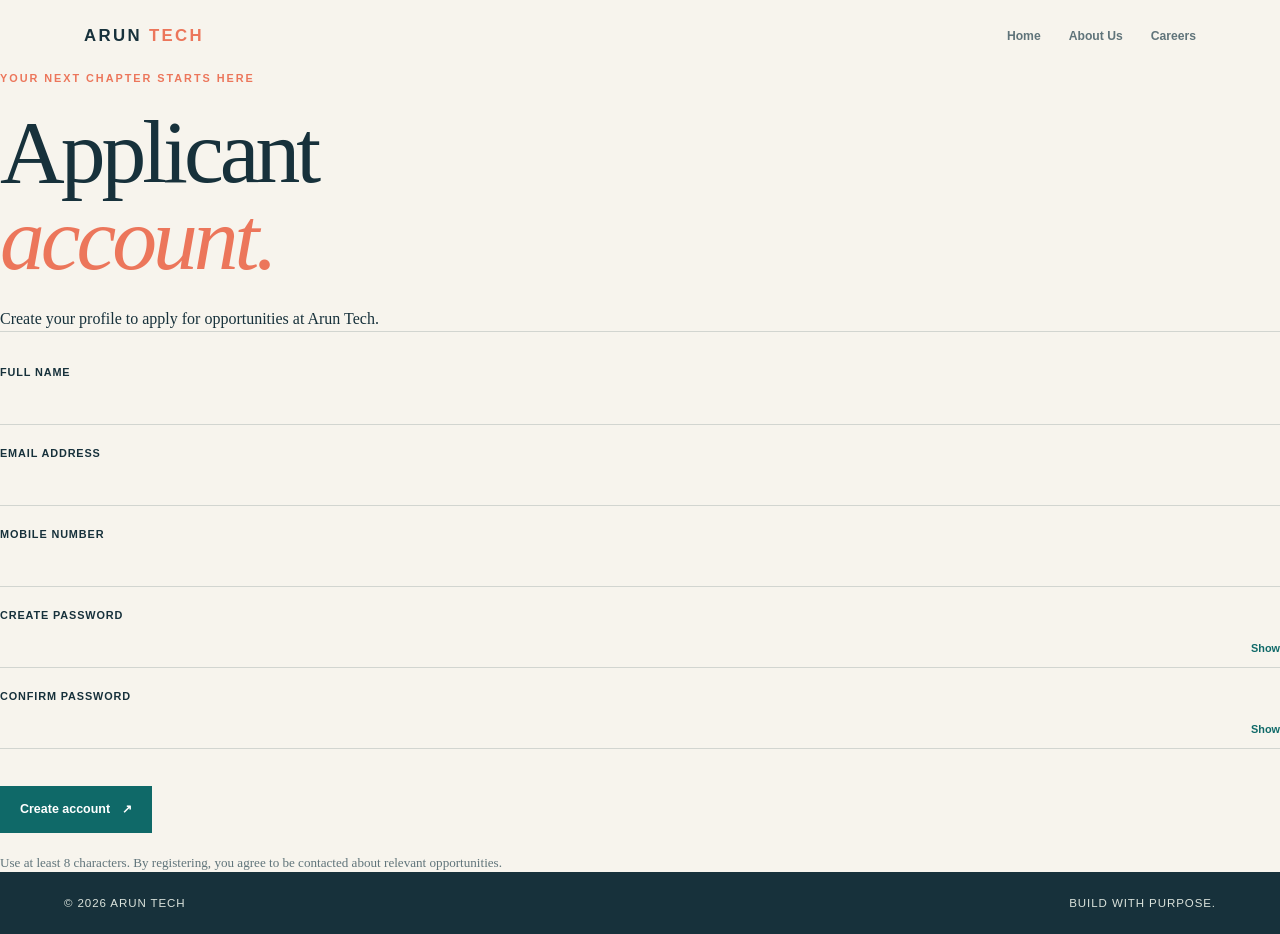
<file: arun/css/register.html>
<!DOCTYPE html>
<html lang="en">
<head>
    <meta charset="UTF-8">
    <meta name="viewport" content="width=device-width, initial-scale=1.0">
    <meta name="description" content="Create your Arun Tech applicant account.">
    <title>Applicant Registration | Arun Tech</title>
    <link rel="stylesheet" href="style.css">
</head>
<body>

<header class="site-header">
    <a class="logo" href="../index.html" aria-label="Arun Tech home">ARUN <span>TECH</span></a>
    <nav aria-label="Main navigation">
        <a href="../index.html">Home</a>
        <a href="about.html">About Us</a>
        <a href="careers.html">Careers</a>
    </nav>
</header>

<main class="register-page">
    <section class="register-intro">
        <p class="eyebrow">Your next chapter starts here</p>
        <h1>Applicant<br><em>account.</em></h1>
        <p>Create your profile to apply for opportunities at Arun Tech.</p>
    </section>

    <form class="register-form" data-form="registration" aria-describedby="registration-note">
        <div class="form-field">
            <label for="full-name">Full name</label>
            <input id="full-name" name="fullName" type="text" autocomplete="name" required>
        </div>
        <div class="form-field">
            <label for="email">Email address</label>
            <input id="email" name="email" type="email" autocomplete="email" required>
        </div>
        <div class="form-field">
            <label for="phone">Mobile number</label>
            <input id="phone" name="phone" type="tel" autocomplete="tel" required>
        </div>
        <div class="form-field">
            <label for="password">Create password</label>
            <div class="password-control">
                <input id="password" name="password" type="password" autocomplete="new-password" minlength="8" required>
                <button class="password-toggle" type="button" data-toggle-password="password" aria-label="Show password">Show</button>
            </div>
        </div>
        <div class="form-field">
            <label for="confirm-password">Confirm password</label>
            <div class="password-control">
                <input id="confirm-password" name="confirmPassword" type="password" autocomplete="new-password" minlength="8" required>
                <button class="password-toggle" type="button" data-toggle-password="confirm-password" aria-label="Show confirmed password">Show</button>
            </div>
        </div>
        <button class="btn" type="submit">Create account <span aria-hidden="true">↗</span></button>
        <p class="form-note" id="registration-note">Use at least 8 characters. By registering, you agree to be contacted about relevant opportunities.</p>
    </form>
</main>

<footer>
    <p>© 2026 Arun Tech</p>
    <p>Build with purpose.</p>
</footer>
<script src="app.js"></script>
</body>
</html>
</file>
<file: arun/css/style.css>
﻿:root {
    --ink: #17313b;
    --muted: #60747a;
    --paper: #f7f4ed;
    --cream: #ebe4d7;
    --teal: #0f6968;
    --coral: #ec765b;
    --line: rgba(23, 49, 59, .16);
}

* { box-sizing: border-box; margin: 0; padding: 0; }
body { background: var(--paper); color: var(--ink); font-family: Georgia, 'Times New Roman', serif; line-height: 1.5; }
a { color: inherit; }
.site-header { align-items: center; display: flex; justify-content: space-between; margin: 0 auto; max-width: 1240px; padding: 28px 5vw; }
.logo { color: var(--ink); font: 700 1.05rem/1 'Trebuchet MS', sans-serif; letter-spacing: .14em; text-decoration: none; }
.logo span { color: var(--coral); }
nav { align-items: center; display: flex; gap: 28px; }
nav a { color: var(--muted); font: 600 .76rem/1 'Trebuchet MS', sans-serif; text-decoration: none; }
nav a:hover, nav a.active { color: var(--teal); }
.nav-cta, .nav-button { background: transparent; border: 1px solid var(--ink); color: var(--ink); cursor: pointer; padding: 11px 16px; }
.nav-button { font: 600 .76rem/1 'Trebuchet MS', sans-serif; }
.eyebrow { color: var(--coral); font: 700 .68rem/1 'Trebuchet MS', sans-serif; letter-spacing: .18em; text-transform: uppercase; }
h1, h2 { font-weight: 400; letter-spacing: -.045em; line-height: .98; }
h1 { font-size: clamp(3.5rem, 7vw, 6.8rem); margin: 24px 0; }
em { color: var(--coral); font-style: italic; }
.hero { align-items: center; display: grid; gap: 8vw; grid-template-columns: 1fr .9fr; margin: 0 auto; max-width: 1240px; min-height: 590px; padding: 65px 5vw 90px; }
.hero-text { color: var(--muted); font-size: 1.08rem; max-width: 430px; }
.hero-actions { align-items: center; display: flex; flex-wrap: wrap; gap: 27px; margin-top: 34px; }
.btn { background: var(--teal); border: 0; color: #fff; display: inline-block; font: 700 .78rem/1 'Trebuchet MS', sans-serif; padding: 17px 20px; text-decoration: none; }
.btn:hover { background: var(--ink); }
.text-link { color: var(--ink); font: 700 .76rem/1 'Trebuchet MS', sans-serif; text-decoration: none; }
.btn span, .text-link span { margin-left: 8px; }
.hero-visual { background: var(--cream); height: 400px; overflow: hidden; position: relative; }
.hero-visual::after { background: var(--coral); content: ''; height: 145px; position: absolute; right: -30px; top: 45px; transform: rotate(35deg); width: 90px; }
.orbit { border: 1px solid rgba(15, 105, 104, .28); border-radius: 50%; position: absolute; transform: rotate(-30deg); }
.orbit-one { height: 450px; left: 8%; top: -33px; width: 260px; }.orbit-two { height: 310px; left: 27%; top: 46px; width: 220px; }
.visual-card { background: var(--teal); color: #fff; left: 20%; padding: 30px; position: absolute; top: 105px; transform: rotate(-5deg); width: 250px; z-index: 2; }
.visual-topline, .visual-label { font: 700 .62rem/1.2 'Trebuchet MS', sans-serif; letter-spacing: .12em; text-transform: uppercase; }
.status-dot { background: var(--coral); border-radius: 50%; display: inline-block; height: 7px; margin-right: 6px; width: 7px; }
.visual-number { font: 400 5.2rem/.9 Georgia, serif; margin: 42px 0 9px; }.visual-number span { color: var(--coral); font-size: 2rem; }
.visual-bars { align-items: end; display: flex; gap: 7px; height: 42px; margin-top: 23px; }.visual-bars i { background: #a8d0c5; display: block; height: 30%; width: 12px; }.visual-bars i:nth-child(2) { height: 55%; }.visual-bars i:nth-child(3) { height: 42%; }.visual-bars i:nth-child(4) { height: 80%; }.visual-bars i:nth-child(5) { background: var(--coral); height: 100%; }
.visual-tag { background: var(--paper); color: var(--ink); font: 700 .68rem 'Trebuchet MS', sans-serif; padding: 10px 13px; position: absolute; z-index: 3; }.tag-top { right: 15%; top: 82px; }.tag-bottom { bottom: 55px; left: 13%; }
.stats { border-bottom: 1px solid var(--line); border-top: 1px solid var(--line); display: grid; grid-template-columns: repeat(3, 1fr) 1.25fr; margin: 0 auto; max-width: 1140px; padding: 28px 5vw; }.stats div { border-right: 1px solid var(--line); display: flex; flex-direction: column; gap: 4px; padding-left: 25px; }.stats div:first-child { padding-left: 0; }.stats strong { color: var(--coral); font: 700 .7rem 'Trebuchet MS', sans-serif; }.stats span, .stats p { font-size: .95rem; }.stats p { color: var(--muted); font-style: italic; padding-left: 35px; }
.services { display: grid; gap: 10vw; grid-template-columns: .8fr 1.2fr; margin: 0 auto; max-width: 1140px; padding: 115px 5vw 130px; }.services h2 { font-size: clamp(2.8rem, 4vw, 4.4rem); margin-top: 20px; }.service-list article { align-items: center; border-top: 1px solid var(--line); display: grid; gap: 20px; grid-template-columns: 35px 1fr 25px; padding: 22px 0; }.service-list article:last-child { border-bottom: 1px solid var(--line); }.service-list span { color: var(--coral); font: 700 .68rem 'Trebuchet MS', sans-serif; }.service-list h3 { font-size: 1.3rem; font-weight: 400; }.service-list p { color: var(--muted); font-size: .88rem; grid-column: 2; margin-top: -15px; }.service-list b { color: var(--coral); font: 1.2rem Georgia, serif; grid-column: 3; grid-row: 1 / span 2; }
footer { align-items: center; background: var(--ink); color: #dbe3dc; display: flex; font: .72rem 'Trebuchet MS', sans-serif; gap: 25px; justify-content: space-between; letter-spacing: .08em; padding: 25px 5vw; text-transform: uppercase; } footer a { color: #a8d0c5; text-decoration: none; }
.about-page, .careers-page, .contact-page, .status-page, .admin-dashboard, .dashboard-page { margin: 0 auto; max-width: 1140px; padding: 80px 5vw 120px; }
.about-intro, .careers-intro, .contact-intro { border-bottom: 1px solid var(--line); padding-bottom: 85px; }.about-intro h1, .careers-intro h1, .contact-intro h1 { font-size: clamp(3.5rem, 7vw, 6.8rem); }.about-lead, .careers-intro > p:last-child, .contact-intro > p:last-child { color: var(--muted); font-size: 1.2rem; max-width: 650px; }
.about-grid, .contact-grid { display: grid; gap: 12vw; grid-template-columns: .35fr 1fr; padding: 105px 0; }.about-marker { color: var(--teal); font: 700 .72rem/1.5 'Trebuchet MS', sans-serif; letter-spacing: .18em; }.about-marker span { color: var(--coral); }.about-copy h2, .openings-heading h2 { font-size: clamp(2.8rem, 5vw, 4.8rem); margin: 20px 0 32px; }.about-copy > p:last-child, .contact-note { color: var(--muted); font-size: 1.05rem; max-width: 540px; }
.principles { border-top: 1px solid var(--line); display: grid; grid-template-columns: 1fr 1fr; }.principles article { padding: 35px 8vw 10px 0; }.principles article + article { border-left: 1px solid var(--line); padding-left: 8vw; }.principles span, .job-number { color: var(--coral); font: 700 .7rem 'Trebuchet MS', sans-serif; }.principles h2 { font-size: 2rem; margin: 25px 0 15px; }.principles p { color: var(--muted); max-width: 350px; }
.openings { display: grid; gap: 10vw; grid-template-columns: .65fr 1.35fr; padding-top: 105px; }.job-list { border-top: 1px solid var(--line); }.job-card { align-items: center; border-bottom: 1px solid var(--line); display: grid; gap: 20px; grid-template-columns: 35px 1fr auto; padding: 28px 0; }.job-card h3 { font-size: 1.45rem; font-weight: 400; }.job-card p { color: var(--muted); font-size: .88rem; margin-top: 8px; max-width: 420px; }.job-meta { align-self: start; display: flex; flex-direction: column; gap: 5px; min-width: 105px; }.job-meta span { color: var(--muted); font: 700 .63rem 'Trebuchet MS', sans-serif; text-transform: uppercase; }.job-link { align-self: start; color: var(--coral); font: 700 .75rem 'Trebuchet MS', sans-serif; text-decoration: none; }
.form-page { display: grid; gap: 10vw; grid-template-columns: .8fr 1.2fr; }.form-intro h1, .status-heading h1 { font-size: clamp(3.5rem, 6vw, 6rem); margin: 25px 0 30px; }.form-intro > p:last-child, .status-heading > p:last-child { color: var(--muted); font-size: 1.1rem; max-width: 390px; }.account-form, .register-form, .contact-form, .application-form { align-self: center; border-top: 1px solid var(--line); padding-top: 12px; }.form-field { display: flex; flex-direction: column; gap: 8px; margin: 22px 0; }.form-field label { font: 700 .68rem 'Trebuchet MS', sans-serif; letter-spacing: .08em; text-transform: uppercase; }.form-field input, .form-field select, .form-field textarea { background: transparent; border: 0; border-bottom: 1px solid var(--line); color: var(--ink); font: 1rem Georgia, serif; outline: 0; padding: 10px 0; width: 100%; }.form-field:focus-within { border-color: var(--teal); }.form-page .btn, .register-form .btn, .contact-form .btn, .application-form .btn { cursor: pointer; margin-top: 15px; }.form-note, .contact-details p { color: var(--muted); font-size: .82rem; margin-top: 20px; }.form-note a, .contact-details a { color: var(--teal); }.form-status { font: 700 .78rem 'Trebuchet MS', sans-serif; margin-top: 18px; }.form-status.success { color: var(--teal); }.form-status.error { color: var(--coral); }.wide-form-page { grid-template-columns: .65fr 1.35fr; }.application-form, .contact-form { display: grid; column-gap: 35px; grid-template-columns: 1fr 1fr; }.full-field, .application-form .btn, .contact-form .btn { grid-column: 1 / -1; }
.form-panel { align-self: center; background: #fff; border-top: 3px solid var(--teal); box-shadow: 0 18px 45px rgba(23, 49, 59, .07); padding: 32px 38px 36px; }.form-panel h2 { font-size: 2rem; margin: 12px 0 20px; }.form-panel .account-form { border-top: 1px solid var(--line); }
.dashboard-heading { border-bottom: 1px solid var(--line); padding-bottom: 65px; }.dashboard-heading h1 { font-size: clamp(3.5rem, 6vw, 6rem); margin: 25px 0 30px; }.dashboard-heading > p:last-child { color: var(--muted); font-size: 1.1rem; }.dashboard-grid, .admin-summary { display: grid; gap: 20px; grid-template-columns: repeat(3, 1fr); padding-top: 35px; }.dashboard-card { background: var(--cream); min-height: 245px; padding: 28px; }.dashboard-primary { background: var(--teal); color: #fff; }.card-kicker { color: var(--coral); display: block; font: 700 .65rem 'Trebuchet MS', sans-serif; letter-spacing: .12em; text-transform: uppercase; }.dashboard-primary .card-kicker { color: #a8d0c5; }.dashboard-card h2 { font-size: 2rem; margin: 35px 0 12px; }.dashboard-card p { color: var(--muted); font-size: .9rem; }.dashboard-primary p { color: #d6e7df; }.metric { display: flex; flex-direction: column; margin: 50px 0 35px; }.metric strong { font-size: 4.2rem; font-weight: 400; line-height: 1; }
.status-panel, .admin-table { border-top: 1px solid var(--line); padding-top: 15px; }.panel-heading { align-items: center; display: flex; justify-content: space-between; margin-bottom: 20px; }.panel-heading h2 { font-size: 1.6rem; }.status-row { align-items: center; border-bottom: 1px solid var(--line); display: flex; justify-content: space-between; padding: 22px 0; }.status-row div { display: flex; flex-direction: column; gap: 4px; }.status-row strong { font-size: 1.15rem; font-weight: 400; }.status-row span:not(.status-pill) { color: var(--muted); font: .65rem 'Trebuchet MS', sans-serif; }.status-pill { background: #dbe9dd; color: var(--teal); font: 700 .65rem 'Trebuchet MS', sans-serif; padding: 8px 10px; }.empty-state { color: var(--muted); padding: 25px 0; }
.contact-grid { grid-template-columns: .7fr 1.3fr; }.contact-details { display: flex; flex-direction: column; gap: 18px; }.contact-details > a { font-size: 1.25rem; }.contact-form { margin-top: 0; }
.admin-body { background: #f2f4f1; }.admin-header { background: #fff; border-bottom: 1px solid var(--line); max-width: none; }.admin-welcome { align-items: end; border-bottom: 1px solid var(--line); display: flex; justify-content: space-between; padding-bottom: 45px; }.admin-welcome h1 { font-size: clamp(3rem, 5vw, 5.5rem); margin: 18px 0 22px; }.admin-welcome > div:first-child > p:last-child { color: var(--muted); }.admin-status { background: #e3eee6; color: var(--teal); font: 700 .65rem 'Trebuchet MS', sans-serif; padding: 10px 13px; text-transform: uppercase; }.admin-summary { padding: 35px 0 70px; }.admin-summary article { background: #fff; min-height: 160px; padding: 22px; }.admin-summary article span, .admin-summary article small { color: var(--muted); display: block; }.admin-summary article strong { color: var(--teal); display: block; font-size: 3rem; font-weight: 400; margin: 15px 0 5px; }.admin-panels { align-items: start; display: grid; gap: 35px; grid-template-columns: 1fr 1fr; }.admin-panels .admin-table { background: #fff; padding: 25px 28px; }.application-record, .message-row { border-bottom: 1px solid var(--line); padding: 25px 0; }.record-heading { align-items: start; display: flex; justify-content: space-between; gap: 15px; }.record-heading strong { display: block; font-size: 1.2rem; font-weight: 400; }.record-heading div span { color: var(--muted); display: block; font: .65rem 'Trebuchet MS', sans-serif; margin-top: 5px; }.record-details { display: grid; gap: 12px; grid-template-columns: repeat(2, 1fr); margin: 22px 0; }.record-details p, .record-note p, .message-row p { color: var(--muted); font-size: .82rem; }.record-details b, .record-note b { display: block; font: 700 .62rem 'Trebuchet MS', sans-serif; margin-bottom: 3px; text-transform: uppercase; }.record-details a, .message-row a { color: var(--teal); }.record-note { border-left: 2px solid var(--cream); padding-left: 12px; }.record-actions { display: flex; gap: 10px; margin-top: 20px; }.review-button { border: 0; cursor: pointer; font: 700 .68rem 'Trebuchet MS', sans-serif; padding: 10px 14px; }.approve { background: var(--teal); color: #fff; }.reject { background: #f4d9d0; color: #a34432; }.message-row strong { display: block; font-weight: 400; }.message-row a { display: block; font-size: .82rem; margin: 4px 0 9px; }
@media (max-width: 700px) {
    .site-header, nav { align-items: flex-start; flex-direction: column; }.site-header { gap: 20px; }.site-header nav { gap: 14px; }.hero { display: block; min-height: auto; padding-top: 55px; }.hero-visual { margin-top: 65px; }.stats { grid-template-columns: 1fr 1fr; margin: 0 5vw; row-gap: 25px; }.stats div:nth-child(2) { border-right: 0; }.stats p { padding-left: 0; }.services { display: block; padding: 80px 5vw; }.service-list { margin-top: 50px; }.about-page, .careers-page, .contact-page, .status-page, .admin-dashboard, .dashboard-page { padding-top: 55px; }.about-grid, .openings, .form-page, .status-page, .contact-grid { display: block; padding-top: 65px; }.about-copy, .job-list, .account-form, .contact-form { margin-top: 45px; }.principles, .application-form { display: block; }.principles article, .principles article + article { border-left: 0; padding: 30px 0; }.principles article + article { border-top: 1px solid var(--line); }.job-card { align-items: start; grid-template-columns: 30px 1fr auto; }.job-card p { grid-column: 2 / 4; }.job-meta { grid-column: 2; grid-row: 3; margin-top: 8px; }.job-link { grid-column: 3; grid-row: 3; }.dashboard-grid, .admin-summary, .admin-panels { grid-template-columns: 1fr; }.dashboard-card { min-height: 210px; }.panel-heading, .admin-welcome { align-items: flex-start; flex-direction: column; gap: 15px; }.record-heading { flex-direction: column; }.record-details { grid-template-columns: 1fr; }.contact-form { margin-top: 60px; }
}

.password-control { align-items: center; border-bottom: 1px solid var(--line); display: flex; gap: 10px; }
.password-control:focus-within { border-color: var(--teal); }
.password-control input { border-bottom: 0; flex: 1; min-width: 0; }
.password-toggle { background: transparent; border: 0; color: var(--teal); cursor: pointer; font: 700 .68rem 'Trebuchet MS', sans-serif; padding: 8px 0; }
.password-toggle:hover { color: var(--coral); }
.job-application-body { background: #f1f3ef; }
.job-application-page { align-items: stretch; display: grid; gap: 7vw; grid-template-columns: .72fr 1.28fr; margin: 0 auto; max-width: 1180px; min-height: 720px; padding: 78px 5vw 110px; }
.application-brief { background: var(--ink); color: #eef4ed; display: flex; flex-direction: column; justify-content: space-between; min-height: 610px; padding: 42px; position: relative; overflow: hidden; }
.application-brief::after { border: 1px solid rgba(236, 118, 91, .55); border-radius: 50%; bottom: -130px; content: ''; height: 300px; position: absolute; right: -100px; width: 300px; }
.application-brief h1 { font-size: clamp(3.2rem, 5vw, 5.8rem); margin: 25px 0; position: relative; z-index: 1; }.application-brief h1 em { color: #ff9b84; }.application-brief > p:not(.eyebrow) { color: #c8d7d2; font-size: 1rem; max-width: 300px; position: relative; z-index: 1; }
.brief-rule { background: rgba(219, 234, 226, .25); height: 1px; margin: 35px 0 22px; width: 100%; }.brief-details { display: grid; gap: 18px; position: relative; z-index: 1; }.brief-details div { align-items: center; display: flex; gap: 15px; }.brief-details dt { color: var(--coral); font: 700 .68rem 'Trebuchet MS', sans-serif; }.brief-details dd { color: #dbe8e2; font-size: .9rem; }.back-link { color: #fff; font: 700 .72rem 'Trebuchet MS', sans-serif; margin-top: 35px; position: relative; text-decoration: none; z-index: 1; }.back-link span { color: var(--coral); font-size: 1rem; margin-right: 8px; }
.application-panel { background: #fff; box-shadow: 0 20px 55px rgba(23, 49, 59, .08); padding: 35px 42px 42px; }.application-panel-heading { align-items: start; border-bottom: 1px solid var(--line); display: flex; justify-content: space-between; padding-bottom: 22px; }.application-panel-heading h2 { font-size: 2.2rem; margin-top: 12px; }.application-badge { background: #e5f0e8; color: var(--teal); font: 700 .62rem 'Trebuchet MS', sans-serif; letter-spacing: .08em; padding: 9px 11px; text-transform: uppercase; }.application-panel .application-form { border-top: 0; padding-top: 12px; }.application-panel .form-section { border-top: 1px solid var(--line); margin-top: 20px; padding-top: 18px; }.application-panel .form-section:first-child { border-top: 0; margin-top: 0; }.application-panel .application-submit { margin-top: 10px; }.application-panel .application-submit .btn { width: 100%; }
@media (max-width: 700px) {
    .job-application-page { display: block; padding: 45px 5vw 80px; }.application-brief { min-height: 500px; padding: 30px; }.application-panel { margin-top: 28px; padding: 28px 22px 32px; }.application-panel-heading { gap: 18px; }.application-panel-heading h2 { font-size: 1.9rem; }.application-badge { white-space: nowrap; }
}
.message-row > span { color: var(--muted); display: block; font: .78rem 'Trebuchet MS', sans-serif; margin: 4px 0 9px; }
.application-form fieldset { border: 0; margin: 0; min-width: 0; padding: 0; }
.application-form legend { color: var(--teal); font: 700 .68rem 'Trebuchet MS', sans-serif; letter-spacing: .12em; margin-bottom: 5px; padding: 0; text-transform: uppercase; }
.application-form .form-section { border-top: 1px solid var(--line); padding-top: 15px; }
.application-submit { border-top: 1px solid var(--line); padding-top: 18px; }
.application-submit .form-note { margin: 0 0 18px; }

.admin-login-page { min-height: 100vh; }
.admin-login-layout { align-items: center; display: grid; gap: 10vw; grid-template-columns: 1fr .85fr; margin: 0 auto; max-width: 1100px; min-height: 650px; padding: 70px 5vw 100px; }
.admin-login-intro h1 { font-size: clamp(3.5rem, 6vw, 6rem); margin: 24px 0 28px; }
.admin-login-intro > p:not(.eyebrow) { color: var(--muted); font-size: 1.08rem; max-width: 390px; }
.admin-login-note { align-items: center; border-top: 1px solid var(--line); color: var(--muted); display: flex; font: 700 .65rem 'Trebuchet MS', sans-serif; gap: 8px; letter-spacing: .06em; margin-top: 55px; max-width: 390px; padding-top: 18px; text-transform: uppercase; }
.admin-login-note .status-dot { background: #4d9b72; margin: 0; }
.admin-login-panel { background: #fff; border-top: 3px solid var(--teal); box-shadow: 0 20px 55px rgba(23, 49, 59, .08); padding: 38px 42px 42px; }
.admin-login-panel-heading { border-bottom: 1px solid var(--line); padding-bottom: 22px; }
.admin-login-panel-heading h2 { font-size: 2.2rem; margin-top: 13px; }
.admin-login-form { border-top: 0; padding-top: 18px; }
.admin-login-form .form-field { margin: 25px 0; }
.admin-login-form input { font-size: 1rem; }
.admin-login-form input::placeholder { color: #9ba8a9; }
.admin-login-button { margin-top: 12px; width: 100%; }
@media (max-width: 700px) {
    .admin-login-layout { display: block; min-height: auto; padding-top: 55px; }
    .admin-login-intro { padding-bottom: 55px; }
    .admin-login-note { margin-top: 35px; }
    .admin-login-panel { padding: 28px 22px 32px; }
}
</file>
